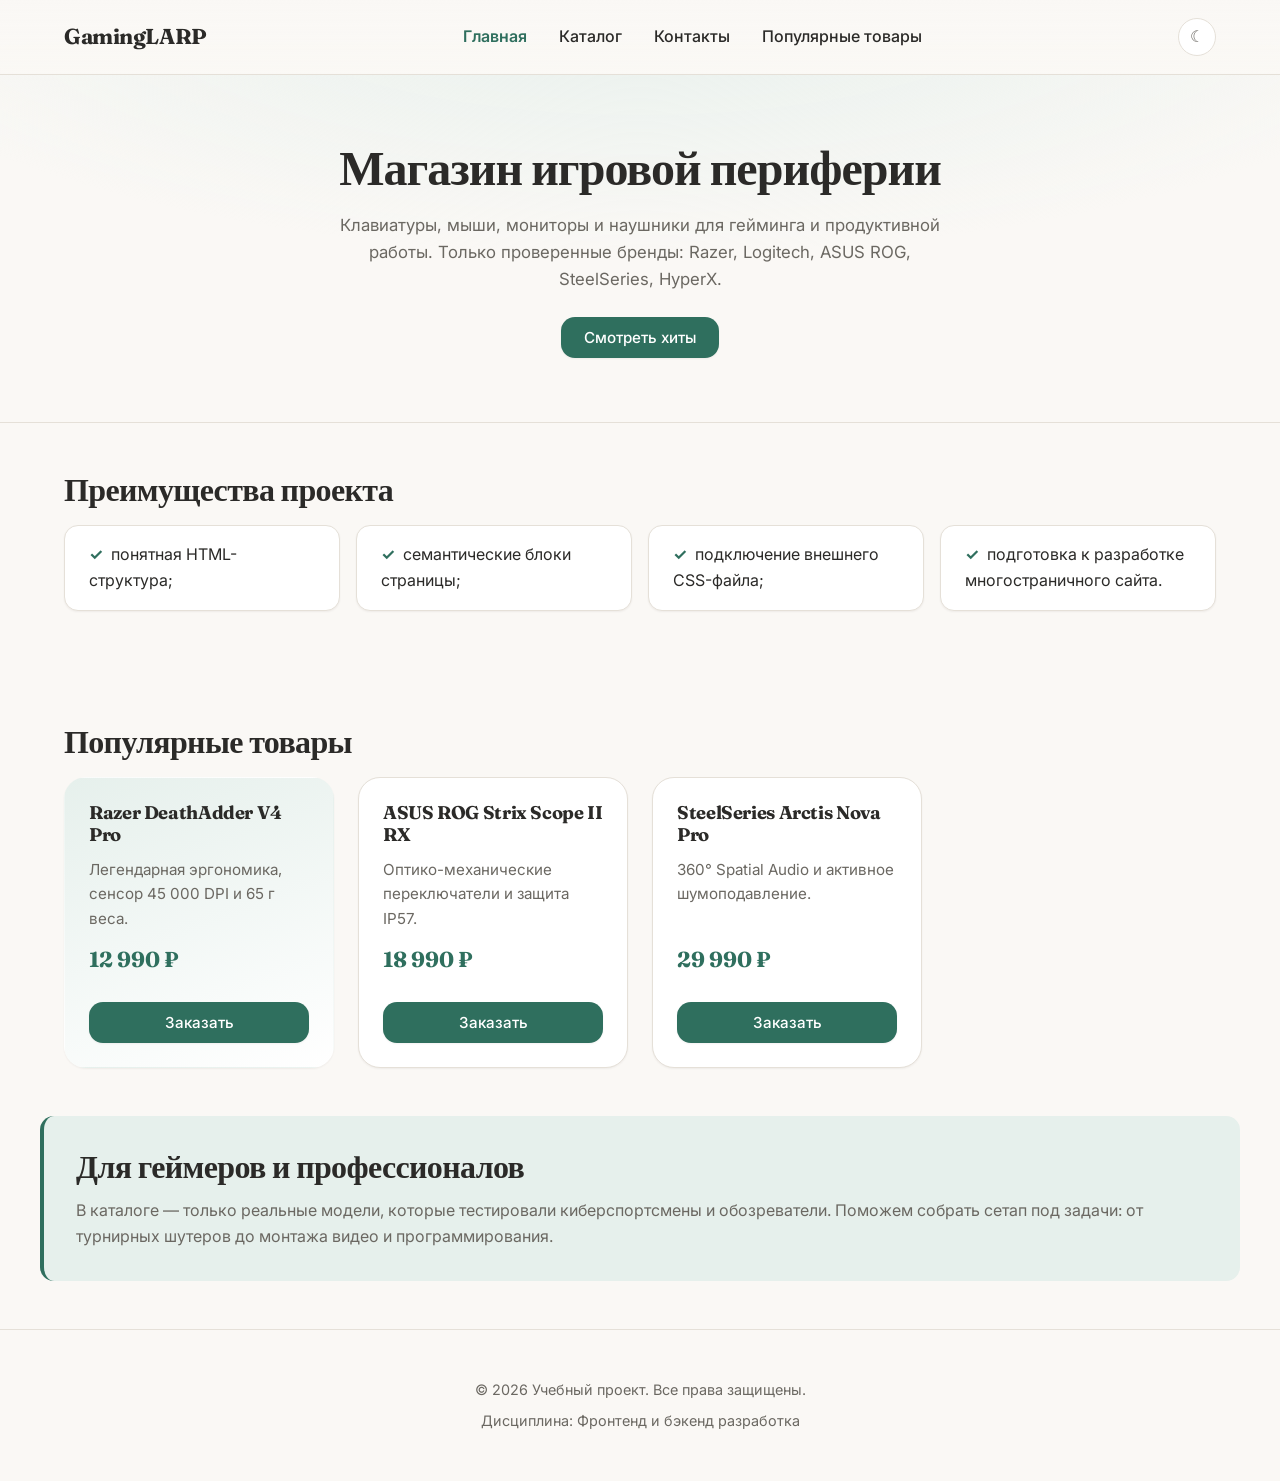
<file: index.html>
<!doctype html>
<html lang="ru">
  <head>
    <meta charset="UTF-8" />
    <meta name="viewport" content="width=device-width, initial-scale=1.0" />
    <meta
      name="description"
      content="Учебный frontend-проект интернет-магазина: каталог товаров, оформление заявки, контакты."
    />
    <meta property="og:type" content="website" />
    <meta property="og:title" content="Учебный интернет-магазин" />
    <meta
      property="og:description"
      content="Учебный frontend-проект интернет-магазина."
    />
    <meta
      property="og:image"
      content="https://25wagg3dou2.github.io/kr1-html-css-shop/images/preview.jpg"
    />

    <title>Учебный интернет-магазин</title>
    <script>
      (function () {
        try {
          var saved = localStorage.getItem("shop:theme");
          var theme =
            saved === "light" || saved === "dark"
              ? saved
              : window.matchMedia("(prefers-color-scheme: dark)").matches
                ? "dark"
                : "light";
          document.documentElement.dataset.theme = theme;
        } catch (e) {}
      })();
    </script>

    <link rel="preconnect" href="https://fonts.googleapis.com" />
    <link rel="preconnect" href="https://fonts.gstatic.com" crossorigin />
    <link
      href="https://fonts.googleapis.com/css2?family=Fraunces:opsz,wght@9..144,500;9..144,700&family=Inter:wght@400;500;600&display=swap"
      rel="stylesheet"
    />
    <link rel="stylesheet" href="css/style.css" />
    <script src="js/main.js" defer></script>
  </head>
  <body>
    <header class="site-header">
      <div class="site-header__inner">
        <a class="site-header__logo" href="index.html">GamingLARP</a>

        <nav class="site-nav" aria-label="Основная навигация">
          <ul class="site-nav__list">
            <li class="site-nav__item">
              <a
                class="site-nav__link site-nav__link--active"
                href="index.html"
                aria-current="page"
              >
                Главная
              </a>
            </li>
            <li class="site-nav__item">
              <a class="site-nav__link" href="catalog.html">Каталог</a>
            </li>
            <li class="site-nav__item">
              <a class="site-nav__link" href="contacts.html">Контакты</a>
            </li>
            <li class="site-nav__item">
              <a class="site-nav__link" href="index.html#popular">
                Популярные товары
              </a>
            </li>
          </ul>
        </nav>

     

          <button
            class="theme-toggle"
            type="button"
            data-theme-toggle
            aria-label="Переключить тему"
            aria-pressed="false"
            title="Переключить тему"
          >
            <span class="theme-toggle__icon" aria-hidden="true">☾</span>
          </button>
        </div>
      </div>
    </header>

    <main>
      <section class="hero">
        <h1>Магазин игровой периферии</h1>
        <p>
          Клавиатуры, мыши, мониторы и наушники для гейминга и продуктивной
          работы. Только проверенные бренды: Razer, Logitech, ASUS ROG,
          SteelSeries, HyperX.
        </p>
        <a class="button" href="#popular">Смотреть хиты</a>
      </section>

      <section class="section" id="advantages">
        <h2>Преимущества проекта</h2>

        <ul class="advantages-list">
          <li>понятная HTML-структура;</li>
          <li>семантические блоки страницы;</li>
          <li>подключение внешнего CSS-файла;</li>
          <li>подготовка к разработке многостраничного сайта.</li>
        </ul>
      </section>

      <section class="section" id="popular">
        <h2>Популярные товары</h2>

        <div class="products-grid">
          <!-- 1. Razer DeathAdder V4 Pro -->
          <article
            class="product-card product-card--featured"
            data-product-id="mouse-razer-da"
          >
         
            <h3 class="product-card__title">Razer DeathAdder V4 Pro</h3>
            <p class="product-card__description">
              Легендарная эргономика, сенсор 45 000 DPI и 65 г веса.
            </p>
            <p class="product-card__price">12 990 ₽</p>
            <button
              class="button product-card__button"
              type="button"
              data-product="Razer DeathAdder V4 Pro"
            >
              Заказать
            </button>
          </article>

          <!-- 2. ASUS ROG Strix Scope II RX -->
          <article class="product-card" data-product-id="keyboard-asus-rog">
         
            <h3 class="product-card__title">ASUS ROG Strix Scope II RX</h3>
            <p class="product-card__description">
              Оптико-механические переключатели и защита IP57.
            </p>
            <p class="product-card__price">18 990 ₽</p>
            <button
              class="button product-card__button"
              type="button"
              data-product="ASUS ROG Strix Scope II RX"
            >
              Заказать
            </button>
          </article>

          <!-- 3. SteelSeries Arctis Nova Pro -->
          <article class="product-card" data-product-id="headset-steelseries">
           
            <h3 class="product-card__title">SteelSeries Arctis Nova Pro</h3>
            <p class="product-card__description">
              360° Spatial Audio и активное шумоподавление.
            </p>
            <p class="product-card__price">29 990 ₽</p>
            <button
              class="button product-card__button"
              type="button"
              data-product="SteelSeries Arctis Nova Pro"
            >
              Заказать
            </button>
          </article>
        </div>
      </section>

      <aside class="aside-info">
        <h2>Для геймеров и профессионалов</h2>
        <p>
          В каталоге — только реальные модели, которые тестировали
          киберспортсмены и обозреватели. Поможем собрать сетап под задачи: от
          турнирных шутеров до монтажа видео и программирования.
        </p>
      </aside>
    </main>

    <footer id="contacts">
      <p>&copy; 2026 Учебный проект. Все права защищены.</p>
      <p>Дисциплина: Фронтенд и бэкенд разработка</p>
    </footer>

    <dialog
      class="order-dialog"
      id="order-dialog"
      aria-labelledby="order-dialog-title"
    >
      <h2 id="order-dialog-title">Оформление заявки</h2>

      <form
        class="order-form"
        id="order-form"
        action="#"
        method="post"
        novalidate
      >
        <input id="selected-product" name="selected-product" type="hidden" />

        <div class="form-field">
          <label for="order-name">Имя</label>
          <input
            id="order-name"
            name="name"
            type="text"
            placeholder="Введите ваше имя"
            minlength="2"
            autocomplete="given-name"
            required
          />
        </div>

        <div class="form-field">
          <label for="order-email">E-mail</label>
          <input
            id="order-email"
            name="email"
            type="email"
            placeholder="example@mail.ru"
            autocomplete="email"
            required
          />
        </div>

        <div class="form-field">
          <label for="order-phone">Телефон</label>
          <input
            id="order-phone"
            name="phone"
            type="tel"
            inputmode="tel"
            placeholder="+7 (900) 000-00-00"
            pattern="^\+7 \(\d{3}\) \d{3}-\d{2}-\d{2}$"
            required
          />
          <small>Формат: +7 (900) 000-00-00</small>
        </div>

        <div class="form-field">
          <label for="order-date">Дата связи</label>
          <input id="order-date" name="date" type="date" />
        </div>

        <div class="form-field">
          <label for="order-topic">Тема заявки</label>
          <select id="order-topic" name="topic" required>
            <option value="">Выберите тему</option>
            <option value="product">Заказ товара</option>
            <option value="consultation">Консультация</option>
            <option value="delivery">Доставка</option>
          </select>
        </div>

        <div class="form-field">
          <label for="order-comment">Комментарий</label>
          <textarea
            id="order-comment"
            name="comment"
            rows="4"
            placeholder="Укажите дополнительную информацию"
          ></textarea>
        </div>

        <div class="form-field form-field--checkbox">
          <label>
            <input
              id="order-agreement"
              name="agreement"
              type="checkbox"
              required
            />
            Я согласен на обработку данных
          </label>
        </div>

        <div class="form-actions">
          <button type="button" id="close-order-dialog">Закрыть</button>
          <button type="submit">Отправить заявку</button>
        </div>
      </form>
    </dialog>

    <p class="success-message" id="success-message" hidden>
      Форма успешно отправлена!
    </p>
  </body>
</html>
</file>
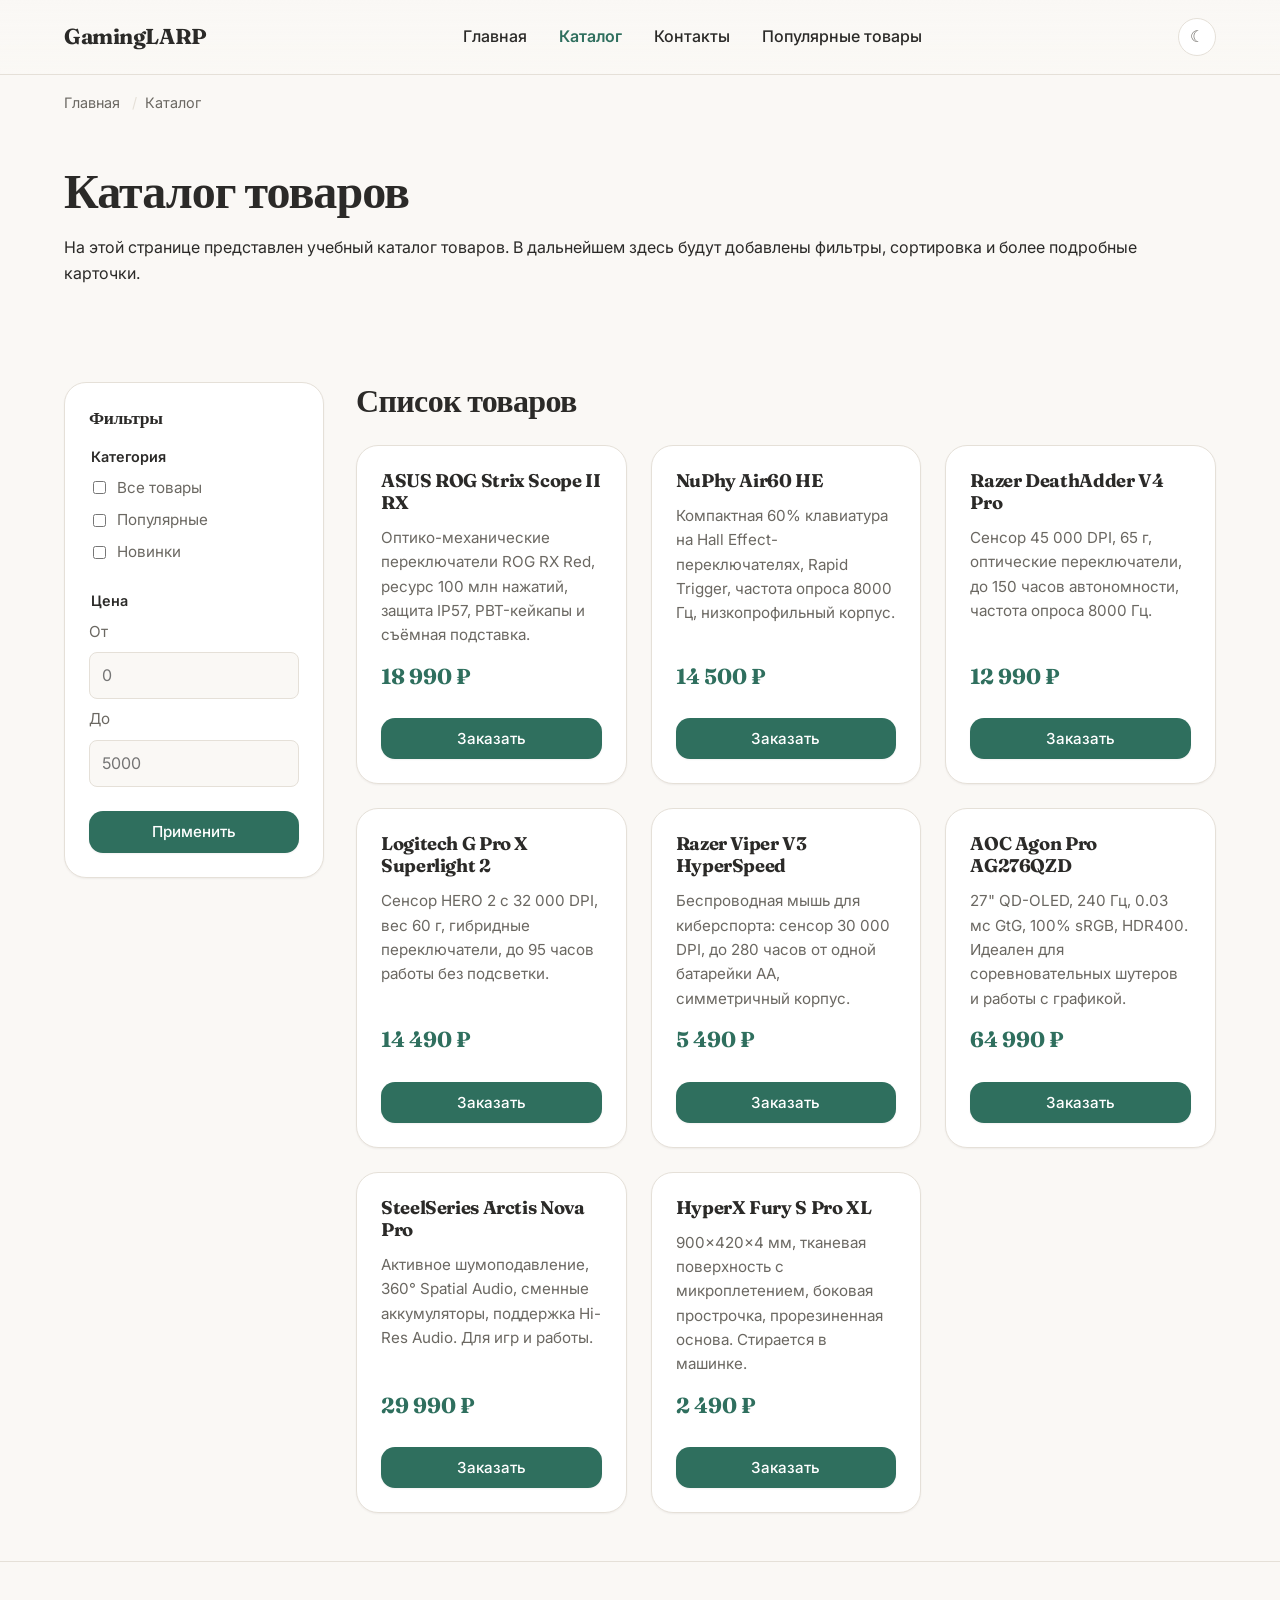
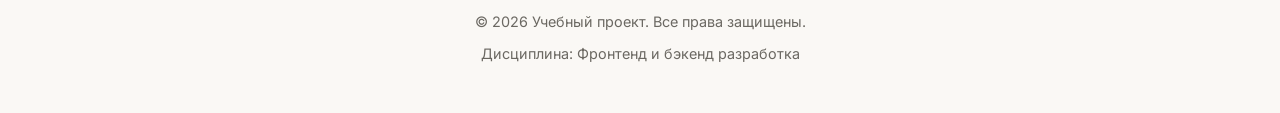
<file: catalog.html>
<!doctype html>
<html lang="ru">
  <head>
    <meta charset="UTF-8" />
    <meta name="viewport" content="width=device-width, initial-scale=1.0" />
    <meta
      name="description"
      content="Каталог товаров учебного интернет-магазина."
    />
    <meta property="og:type" content="website" />
    <meta property="og:title" content="Учебный интернет-магазин" />
    <meta
      property="og:description"
      content="Учебный frontend-проект интернет-магазина."
    />
    <meta
      property="og:image"
      content="https://25wagg3dou2.github.io/kr1-html-css-shop/images/preview.jpg"
    />

    <title>Каталог товаров — Учебный интернет-магазин</title>
    <script>
      (function () {
        try {
          var saved = localStorage.getItem("shop:theme");
          var theme =
            saved === "light" || saved === "dark"
              ? saved
              : window.matchMedia("(prefers-color-scheme: dark)").matches
                ? "dark"
                : "light";
          document.documentElement.dataset.theme = theme;
        } catch (e) {}
      })();
    </script>
    <link rel="preconnect" href="https://fonts.googleapis.com" />
    <link rel="preconnect" href="https://fonts.gstatic.com" crossorigin />
    <link
      href="https://fonts.googleapis.com/css2?family=Fraunces:opsz,wght@9..144,500;9..144,700&family=Inter:wght@400;500;600&display=swap"
      rel="stylesheet"
    />
    <link rel="stylesheet" href="css/style.css" />
    <script src="js/main.js" defer></script>
  </head>
  <body>
    <header class="site-header">
      <div class="site-header__inner">
        <a class="site-header__logo" href="index.html">GamingLARP</a>

        <nav class="site-nav" aria-label="Основная навигация">
          <ul class="site-nav__list">
            <li class="site-nav__item">
              <a class="site-nav__link" href="index.html">Главная</a>
            </li>
            <li class="site-nav__item">
              <a
                class="site-nav__link site-nav__link--active"
                href="catalog.html"
                aria-current="page"
              >
                Каталог
              </a>
            </li>
            <li class="site-nav__item">
              <a class="site-nav__link" href="contacts.html">Контакты</a>
            </li>
            <li class="site-nav__item">
              <a class="site-nav__link" href="index.html#popular">
                Популярные товары
              </a>
            </li>
          </ul>
        </nav>

        

          <button
            class="theme-toggle"
            type="button"
            data-theme-toggle
            aria-label="Переключить тему"
            aria-pressed="false"
            title="Переключить тему"
          >
            <span class="theme-toggle__icon" aria-hidden="true">☾</span>
          </button>
        </div>
      </div>
    </header>

    <main>
      <nav class="breadcrumbs" aria-label="Хлебные крошки">
        <a class="breadcrumbs__link" href="index.html">Главная</a>
        <span class="breadcrumbs__current">Каталог</span>
      </nav>

      <section class="section">
        <h1>Каталог товаров</h1>
        <p>
          На этой странице представлен учебный каталог товаров. В дальнейшем
          здесь будут добавлены фильтры, сортировка и более подробные карточки.
        </p>
      </section>

      <section class="catalog-layout">
        <aside class="catalog-filters">
          <h2>Фильтры</h2>

          <form class="filters-form" action="#" method="get">
            <fieldset>
              <legend>Категория</legend>

              <label>
                <input type="checkbox" name="category" value="all" />
                Все товары
              </label>

              <label>
                <input type="checkbox" name="category" value="popular" />
                Популярные
              </label>

              <label>
                <input type="checkbox" name="category" value="new" />
                Новинки
              </label>
            </fieldset>

            <fieldset>
              <legend>Цена</legend>

              <label for="price-from">От</label>
              <input
                id="price-from"
                name="price-from"
                type="number"
                min="0"
                placeholder="0"
              />

              <label for="price-to">До</label>
              <input
                id="price-to"
                name="price-to"
                type="number"
                min="0"
                placeholder="5000"
              />
            </fieldset>

            <button class="button" type="submit">Применить</button>
          </form>
        </aside>

        <section class="catalog-products">
          <h2>Список товаров</h2>

          <div class="products-grid">
            <!-- 1. ASUS ROG Strix Scope II RX -->
            <article class="product-card" data-product-id="keyboard-asus-rog">
          
              <h3 class="product-card__title">ASUS ROG Strix Scope II RX</h3>
              <p class="product-card__description">
                Оптико-механические переключатели ROG RX Red, ресурс 100 млн
                нажатий, защита IP57, PBT-кейкапы и съёмная подставка.
              </p>
              <p class="product-card__price">18 990 ₽</p>
              <button
                class="button product-card__button"
                type="button"
                data-product="ASUS ROG Strix Scope II RX"
              >
                Заказать
              </button>
            </article>

            <!-- 2. NuPhy Air60 HE -->
            <article class="product-card" data-product-id="keyboard-nuphy">
              <h3 class="product-card__title">NuPhy Air60 HE</h3>
              <p class="product-card__description">
                Компактная 60% клавиатура на Hall Effect-переключателях, Rapid
                Trigger, частота опроса 8000 Гц, низкопрофильный корпус.
              </p>
              <p class="product-card__price">14 500 ₽</p>
              <button
                class="button product-card__button"
                type="button"
                data-product="NuPhy Air60 HE"
              >
                Заказать
              </button>
            </article>

            <!-- 3. Razer DeathAdder V4 Pro -->
            <article class="product-card" data-product-id="mouse-razer-da">
             
              <h3 class="product-card__title">Razer DeathAdder V4 Pro</h3>
              <p class="product-card__description">
                Сенсор 45 000 DPI, 65 г, оптические переключатели, до 150 часов
                автономности, частота опроса 8000 Гц.
              </p>
              <p class="product-card__price">12 990 ₽</p>
              <button
                class="button product-card__button"
                type="button"
                data-product="Razer DeathAdder V4 Pro"
              >
                Заказать
              </button>
            </article>

            <!-- 4. Logitech G Pro X Superlight 2 -->
            <article class="product-card" data-product-id="mouse-logitech-gpro">
           
              <h3 class="product-card__title">Logitech G Pro X Superlight 2</h3>
              <p class="product-card__description">
                Сенсор HERO 2 с 32 000 DPI, вес 60 г, гибридные переключатели,
                до 95 часов работы без подсветки.
              </p>
              <p class="product-card__price">14 490 ₽</p>
              <button
                class="button product-card__button"
                type="button"
                data-product="Logitech G Pro X Superlight 2"
              >
                Заказать
              </button>
            </article>

            <!-- 5. Razer Viper V3 HyperSpeed -->
            <article class="product-card" data-product-id="mouse-razer-viper">
             
              <h3 class="product-card__title">Razer Viper V3 HyperSpeed</h3>
              <p class="product-card__description">
                Беспроводная мышь для киберспорта: сенсор 30 000 DPI, до 280
                часов от одной батарейки AA, симметричный корпус.
              </p>
              <p class="product-card__price">5 490 ₽</p>
              <button
                class="button product-card__button"
                type="button"
                data-product="Razer Viper V3 HyperSpeed"
              >
                Заказать
              </button>
            </article>

            <!-- 6. AOC Agon Pro AG276QZD -->
            <article class="product-card" data-product-id="monitor-aoc-agon">
              
              <h3 class="product-card__title">AOC Agon Pro AG276QZD</h3>
              <p class="product-card__description">
                27" QD-OLED, 240 Гц, 0.03 мс GtG, 100% sRGB, HDR400. Идеален для
                соревновательных шутеров и работы с графикой.
              </p>
              <p class="product-card__price">64 990 ₽</p>
              <button
                class="button product-card__button"
                type="button"
                data-product="AOC Agon Pro AG276QZD"
              >
                Заказать
              </button>
            </article>

            <!-- 7. SteelSeries Arctis Nova Pro -->
            <article class="product-card" data-product-id="headset-steelseries">
             
              <h3 class="product-card__title">SteelSeries Arctis Nova Pro</h3>
              <p class="product-card__description">
                Активное шумоподавление, 360° Spatial Audio, сменные
                аккумуляторы, поддержка Hi-Res Audio. Для игр и работы.
              </p>
              <p class="product-card__price">29 990 ₽</p>
              <button
                class="button product-card__button"
                type="button"
                data-product="SteelSeries Arctis Nova Pro"
              >
                Заказать
              </button>
            </article>

            <!-- 8. HyperX Fury S Pro Extra Large -->
            <article class="product-card" data-product-id="mousepad-hyperx">
              
              <h3 class="product-card__title">HyperX Fury S Pro XL</h3>
              <p class="product-card__description">
                900×420×4 мм, тканевая поверхность с микроплетением, боковая
                прострочка, прорезиненная основа. Стирается в машинке.
              </p>
              <p class="product-card__price">2 490 ₽</p>
              <button
                class="button product-card__button"
                type="button"
                data-product="HyperX Fury S Pro Extra Large"
              >
                Заказать
              </button>
            </article>
          </div>
        </section>
      </section>
    </main>

    <footer>
      <p>&copy; 2026 Учебный проект. Все права защищены.</p>
      <p>Дисциплина: Фронтенд и бэкенд разработка</p>
    </footer>

    <dialog
      class="order-dialog"
      id="order-dialog"
      aria-labelledby="order-dialog-title"
    >
      <h2 id="order-dialog-title">Оформление заявки</h2>

      <form
        class="order-form"
        id="order-form"
        action="#"
        method="post"
        novalidate
      >
        <input id="selected-product" name="selected-product" type="hidden" />

        <div class="form-field">
          <label for="order-name">Имя</label>
          <input
            id="order-name"
            name="name"
            type="text"
            placeholder="Введите ваше имя"
            minlength="2"
            autocomplete="given-name"
            required
          />
        </div>

        <div class="form-field">
          <label for="order-email">E-mail</label>
          <input
            id="order-email"
            name="email"
            type="email"
            placeholder="example@mail.ru"
            autocomplete="email"
            required
          />
        </div>

        <div class="form-field">
          <label for="order-phone">Телефон</label>
          <input
            id="order-phone"
            name="phone"
            type="tel"
            inputmode="tel"
            placeholder="+7 (900) 000-00-00"
            pattern="^\+7 \(\d{3}\) \d{3}-\d{2}-\d{2}$"
            required
          />
          <small>Формат: +7 (900) 000-00-00</small>
        </div>

        <div class="form-field">
          <label for="order-date">Дата связи</label>
          <input id="order-date" name="date" type="date" />
        </div>

        <div class="form-field">
          <label for="order-topic">Тема заявки</label>
          <select id="order-topic" name="topic" required>
            <option value="">Выберите тему</option>
            <option value="product">Заказ товара</option>
            <option value="consultation">Консультация</option>
            <option value="delivery">Доставка</option>
          </select>
        </div>

        <div class="form-field">
          <label for="order-comment">Комментарий</label>
          <textarea
            id="order-comment"
            name="comment"
            rows="4"
            placeholder="Укажите дополнительную информацию"
          ></textarea>
        </div>

        <div class="form-field form-field--checkbox">
          <label>
            <input
              id="order-agreement"
              name="agreement"
              type="checkbox"
              required
            />
            Я согласен на обработку данных
          </label>
        </div>

        <div class="form-actions">
          <button type="button" id="close-order-dialog">Закрыть</button>
          <button type="submit">Отправить заявку</button>
        </div>
      </form>
    </dialog>

    <p class="success-message" id="success-message" hidden>
      Форма успешно отправлена!
    </p>
  </body>
</html>
</file>
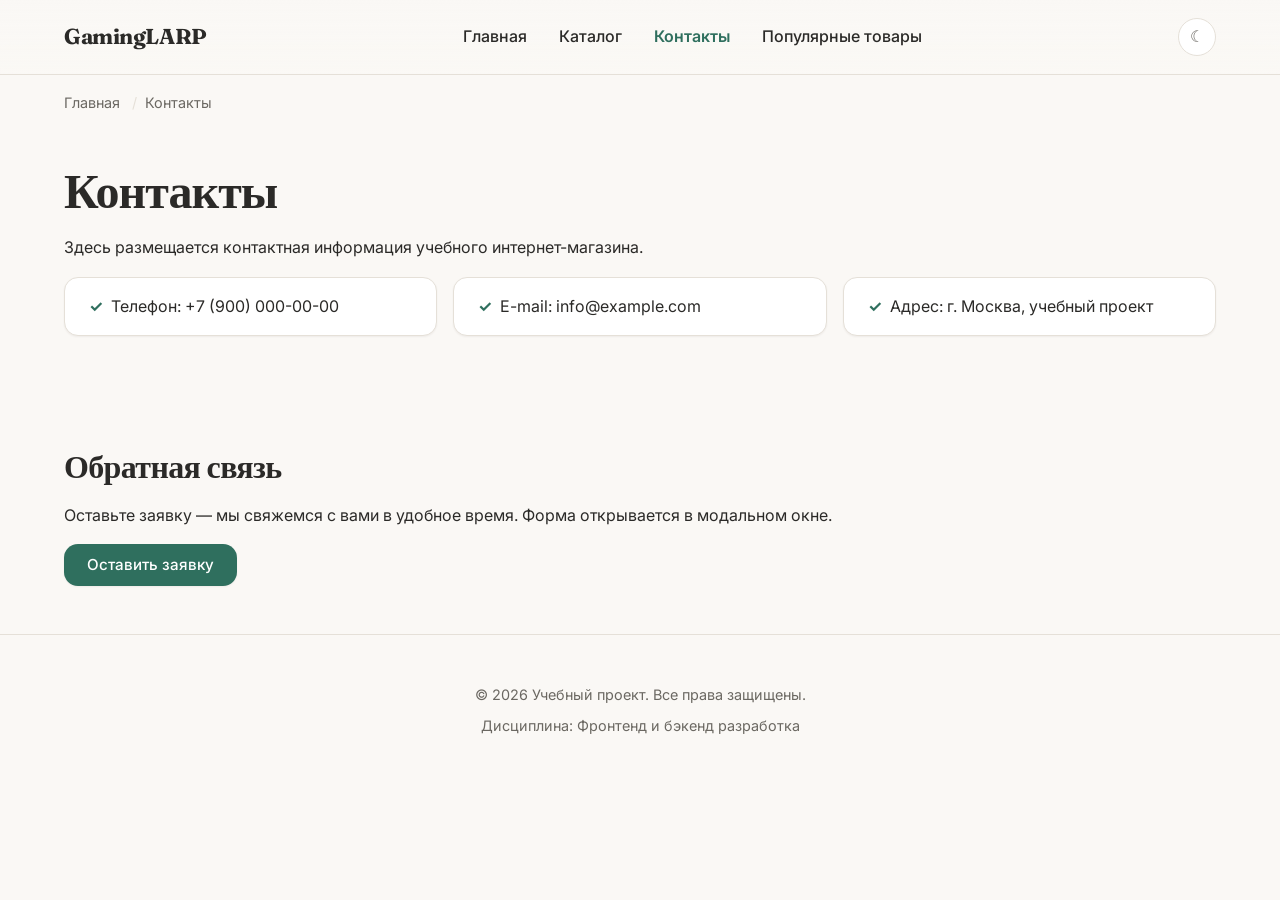
<file: contacts.html>
<!doctype html>
<html lang="ru">
  <head>
    <meta charset="UTF-8" />
    <meta name="viewport" content="width=device-width, initial-scale=1.0" />
    <meta
      name="description"
      content="Контактная информация учебного интернет-магазина."
    />
    <meta property="og:type" content="website" />
    <meta property="og:title" content="Учебный интернет-магазин" />
    <meta
      property="og:description"
      content="Учебный frontend-проект интернет-магазина."
    />
    <meta
      property="og:image"
      content="https://25wagg3dou2.github.io/kr1-html-css-shop/images/preview.jpg"
    />

    <title>Контакты — Учебный интернет-магазин</title>
    <script>
      (function () {
        try {
          var saved = localStorage.getItem("shop:theme");
          var theme =
            saved === "light" || saved === "dark"
              ? saved
              : window.matchMedia("(prefers-color-scheme: dark)").matches
                ? "dark"
                : "light";
          document.documentElement.dataset.theme = theme;
        } catch (e) {}
      })();
    </script>

    <link rel="preconnect" href="https://fonts.googleapis.com" />
    <link rel="preconnect" href="https://fonts.gstatic.com" crossorigin />
    <link
      href="https://fonts.googleapis.com/css2?family=Fraunces:opsz,wght@9..144,500;9..144,700&family=Inter:wght@400;500;600&display=swap"
      rel="stylesheet"
    />
    <link rel="stylesheet" href="css/style.css" />
    <script src="js/main.js" defer></script>
  </head>
  <body>
    <header class="site-header">
      <div class="site-header__inner">
        <a class="site-header__logo" href="index.html">GamingLARP</a>

        <nav class="site-nav" aria-label="Основная навигация">
          <ul class="site-nav__list">
            <li class="site-nav__item">
              <a class="site-nav__link" href="index.html">Главная</a>
            </li>
            <li class="site-nav__item">
              <a class="site-nav__link" href="catalog.html">Каталог</a>
            </li>
            <li class="site-nav__item">
              <a
                class="site-nav__link site-nav__link--active"
                href="contacts.html"
                aria-current="page"
              >
                Контакты
              </a>
            </li>
            <li class="site-nav__item">
              <a class="site-nav__link" href="index.html#popular">
                Популярные товары
              </a>
            </li>
          </ul>
        </nav>

        

          <button
            class="theme-toggle"
            type="button"
            data-theme-toggle
            aria-label="Переключить тему"
            aria-pressed="false"
            title="Переключить тему"
          >
            <span class="theme-toggle__icon" aria-hidden="true">☾</span>
          </button>
        </div>
      </div>
    </header>

    <main>
      <nav class="breadcrumbs" aria-label="Хлебные крошки">
        <a class="breadcrumbs__link" href="index.html">Главная</a>
        <span class="breadcrumbs__current">Контакты</span>
      </nav>

      <section class="section">
        <h1>Контакты</h1>
        <p>
          Здесь размещается контактная информация учебного интернет-магазина.
        </p>

        <ul class="advantages-list">
          <li>Телефон: +7 (900) 000-00-00</li>
          <li>E-mail: info@example.com</li>
          <li>Адрес: г. Москва, учебный проект</li>
        </ul>
      </section>

      <section class="section" id="feedback">
        <h2>Обратная связь</h2>
        <p>
          Оставьте заявку — мы свяжемся с вами в удобное время. Форма
          открывается в модальном окне.
        </p>
        <button class="button" type="button" id="open-order-dialog">
          Оставить заявку
        </button>
      </section>
    </main>

    <footer id="contacts-footer">
      <p>&copy; 2026 Учебный проект. Все права защищены.</p>
      <p>Дисциплина: Фронтенд и бэкенд разработка</p>
    </footer>

    <dialog
      class="order-dialog"
      id="order-dialog"
      aria-labelledby="order-dialog-title"
    >
      <h2 id="order-dialog-title">Оформление заявки</h2>

      <form
        class="order-form"
        id="order-form"
        action="#"
        method="post"
        novalidate
      >
        <input id="selected-product" name="selected-product" type="hidden" />

        <div class="form-field">
          <label for="order-name">Имя</label>
          <input
            id="order-name"
            name="name"
            type="text"
            placeholder="Введите ваше имя"
            minlength="2"
            autocomplete="given-name"
            required
          />
        </div>

        <div class="form-field">
          <label for="order-email">E-mail</label>
          <input
            id="order-email"
            name="email"
            type="email"
            placeholder="example@mail.ru"
            autocomplete="email"
            required
          />
        </div>

        <div class="form-field">
          <label for="order-phone">Телефон</label>
          <input
            id="order-phone"
            name="phone"
            type="tel"
            inputmode="tel"
            placeholder="+7 (900) 000-00-00"
            pattern="^\+7 \(\d{3}\) \d{3}-\d{2}-\d{2}$"
            required
          />
          <small>Формат: +7 (900) 000-00-00</small>
        </div>

        <div class="form-field">
          <label for="order-date">Дата связи</label>
          <input id="order-date" name="date" type="date" />
        </div>

        <div class="form-field">
          <label for="order-topic">Тема заявки</label>
          <select id="order-topic" name="topic" required>
            <option value="">Выберите тему</option>
            <option value="product">Заказ товара</option>
            <option value="consultation">Консультация</option>
            <option value="delivery">Доставка</option>
          </select>
        </div>

        <div class="form-field">
          <label for="order-comment">Комментарий</label>
          <textarea
            id="order-comment"
            name="comment"
            rows="4"
            placeholder="Укажите дополнительную информацию"
          ></textarea>
        </div>

        <div class="form-field form-field--checkbox">
          <label>
            <input
              id="order-agreement"
              name="agreement"
              type="checkbox"
              required
            />
            Я согласен на обработку данных
          </label>
        </div>

        <div class="form-actions">
          <button type="button" id="close-order-dialog">Закрыть</button>
          <button type="submit">Отправить заявку</button>
        </div>
      </form>
    </dialog>

    <p class="success-message" id="success-message" hidden>
      Форма успешно отправлена!
    </p>
  </body>
</html>
</file>
<file: css/style.css>
/* =========================================================
   Учебный интернет-магазин — стили
   Архитектура: переменные → база → компоненты → страницы
   ========================================================= */

/* ---------- Переменные ---------- */
:root {
  /* Цвета */
  --color-bg: #faf8f5;
  --color-surface: #ffffff;
  --color-text: #2b2a28;
  --color-muted: #6b6862;
  --color-border: #e5e0d8;

  --color-primary: #2f6f5e;
  --color-primary-dark: #245448;
  --color-primary-soft: #e6f0ec;

  --color-accent: #c86b3c;
  --color-accent-soft: #fbe8dd;

  --color-danger: #b5473b;
  --color-danger-soft: #f7e1de;

  /* Радиусы */
  --radius-sm: 8px;
  --radius-md: 14px;
  --radius-lg: 22px;
  --radius-pill: 999px;

  /* Тени */
  --shadow-sm: 0 1px 2px rgba(43, 42, 40, 0.06);
  --shadow-md: 0 6px 20px rgba(43, 42, 40, 0.08);
  --shadow-lg: 0 14px 40px rgba(43, 42, 40, 0.12);

  /* Отступы */
  --space-1: 4px;
  --space-2: 8px;
  --space-3: 12px;
  --space-4: 16px;
  --space-5: 24px;
  --space-6: 32px;
  --space-7: 48px;
  --space-8: 64px;

  /* Шрифты */
  --font-sans: "Inter", "Segoe UI", system-ui, -apple-system, sans-serif;
  --font-display: "Fraunces", "Georgia", serif;

  /* Контейнер */
  --container: 1200px;
}

/* Тёмная тема (опционально, включается атрибутом data-theme="dark") */
/* ---------- Тёмная тема ---------- */
:root[data-theme="dark"] {
  /* Базовые цвета */
  --color-bg: #16181a;
  --color-surface: #1f2226;
  --color-text: #e7e5e0;
  --color-muted: #9a978f;
  --color-border: #2c3034;

  /* Акценты */
  --color-primary: #74c7a8;
  --color-primary-dark: #9adfc4;
  --color-primary-soft: #1e2c27;

  --color-accent: #e69a6b;
  --color-accent-soft: #3a281d;

  --color-danger: #e67a6d;
  --color-danger-soft: #3a211f;

  /* Тени становятся более выраженными, чтобы элементы не «слипались» */
  --shadow-sm: 0 1px 2px rgba(0, 0, 0, 0.5);
  --shadow-md: 0 6px 20px rgba(0, 0, 0, 0.55);
  --shadow-lg: 0 14px 40px rgba(0, 0, 0, 0.65);
}

/* ---------- База ---------- */
*,
*::before,
*::after {
  box-sizing: border-box;
}

html {
  scroll-behavior: smooth;
}

body {
  margin: 0;
  font-family: var(--font-sans);
  font-size: 16px;
  line-height: 1.6;
  background: var(--color-bg);
  color: var(--color-text);
  -webkit-font-smoothing: antialiased;
  text-rendering: optimizeLegibility;
}

img {
  max-width: 100%;
  display: block;
}

a {
  color: var(--color-primary);
  text-decoration: none;
}
a:hover {
  color: var(--color-primary-dark);
}

h1,
h2,
h3,
h4 {
  font-family: var(--font-display);
  font-weight: 700;
  line-height: 1.2;
  letter-spacing: -0.02em;
  margin: 0 0 var(--space-4);
  color: var(--color-text);
}

h1 {
  font-size: clamp(2rem, 4vw, 3rem);
}
h2 {
  font-size: clamp(1.5rem, 2.5vw, 2rem);
}
h3 {
  font-size: 1.25rem;
}

p {
  margin: 0 0 var(--space-4);
}

ul,
ol {
  padding-left: var(--space-5);
}

/* Видимый фокус — доступность */
:focus-visible {
  outline: 3px solid var(--color-primary-soft);
  outline-offset: 2px;
  border-radius: var(--radius-sm);
}

/* ---------- Контейнеры ---------- */
.section {
  max-width: var(--container);
  margin: 0 auto;
  padding: var(--space-7) var(--space-5);
}

/* ---------- Кнопки ---------- */
.button {
  display: inline-flex;
  align-items: center;
  justify-content: center;
  gap: var(--space-2);
  padding: 12px 22px;
  font: inherit;
  font-weight: 500;
  font-size: 0.95rem;
  line-height: 1;
  color: #fff;
  background: var(--color-primary);
  border: 1px solid transparent;
  border-radius: var(--radius-md);
  cursor: pointer;
  text-decoration: none;
  box-shadow: var(--shadow-sm);
  transition:
    background 0.2s ease,
    transform 0.15s ease,
    box-shadow 0.2s ease,
    color 0.2s ease,
    border-color 0.2s ease;
}
.button:hover {
  background: var(--color-primary-dark);
  color: #fff;
  transform: translateY(-1px);
  box-shadow: var(--shadow-md);
}
.button:active {
  transform: translateY(0);
}
.button:disabled,
.button[aria-disabled="true"] {
  opacity: 0.5;
  cursor: not-allowed;
  transform: none;
}

.button--accent {
  background: var(--color-accent);
}
.button--accent:hover {
  background: #a9552c;
}

.button--ghost {
  background: transparent;
  color: var(--color-primary);
  border-color: var(--color-border);
  box-shadow: none;
}
.button--ghost:hover {
  background: var(--color-primary-soft);
  color: var(--color-primary-dark);
  border-color: transparent;
}

.button--block {
  width: 100%;
}

/* ---------- Шапка ---------- */
.site-header {
  position: sticky;
  top: 0;
  z-index: 50;
  background: var(--color-bg);
  background: linear-gradient(
    to bottom,
    var(--color-bg) 0%,
    color-mix(in srgb, var(--color-bg) 88%, transparent) 100%
  );
  backdrop-filter: saturate(180%) blur(12px);
  -webkit-backdrop-filter: saturate(180%) blur(12px);
  border-bottom: 1px solid var(--color-border);
}

.site-header__inner {
  max-width: var(--container);
  margin: 0 auto;
  padding: var(--space-4) var(--space-5);
  display: flex;
  align-items: center;
  justify-content: space-between;
  gap: var(--space-5);
}

.site-header__logo {
  font-family: var(--font-display);
  font-weight: 700;
  font-size: 1.35rem;
  color: var(--color-text);
  letter-spacing: -0.02em;
}
.site-header__logo:hover {
  color: var(--color-primary);
}

.site-nav__list {
  list-style: none;
  margin: 0;
  padding: 0;
  display: flex;
  align-items: center;
  gap: var(--space-1);
}

.site-nav__link {
  display: inline-block;
  padding: 8px 14px;
  border-radius: var(--radius-sm);
  color: var(--color-text);
  font-weight: 500;
  transition:
    background 0.2s,
    color 0.2s;
}
.site-nav__link:hover {
  background: var(--color-primary-soft);
  color: var(--color-primary-dark);
}
.site-nav__link--active {
  color: var(--color-primary);
  font-weight: 600;
}

/* ---------- Хлебные крошки ---------- */
.breadcrumbs {
  max-width: var(--container);
  margin: 0 auto;
  padding: var(--space-4) var(--space-5) 0;
  font-size: 0.9rem;
  color: var(--color-muted);
}
.breadcrumbs__link {
  color: var(--color-muted);
  text-decoration: none;
}
.breadcrumbs__link:hover {
  color: var(--color-primary);
}
.breadcrumbs__current::before {
  content: "/";
  margin: 0 var(--space-2);
  color: var(--color-border);
}

/* ---------- Hero ---------- */
.hero {
  padding: var(--space-8) var(--space-5);
  text-align: center;
  background:
    radial-gradient(
      1200px 400px at 50% -100px,
      var(--color-primary-soft),
      transparent 70%
    ),
    var(--color-bg);
  border-bottom: 1px solid var(--color-border);
}
.hero h1 {
  margin-bottom: var(--space-4);
}
.hero p {
  max-width: 620px;
  margin: 0 auto var(--space-5);
  color: var(--color-muted);
  font-size: 1.05rem;
}

/* ---------- Списки преимуществ ---------- */
.advantages-list {
  list-style: none;
  padding: 0;
  display: grid;
  grid-template-columns: repeat(auto-fit, minmax(240px, 1fr));
  gap: var(--space-4);
}
.advantages-list li {
  padding: var(--space-4) var(--space-5);
  background: var(--color-surface);
  border: 1px solid var(--color-border);
  border-radius: var(--radius-md);
  box-shadow: var(--shadow-sm);
}
.advantages-list li::before {
  content: "✓";
  color: var(--color-primary);
  font-weight: 700;
  margin-right: var(--space-2);
}

/* ---------- Каталог ---------- */
.catalog-layout {
  max-width: var(--container);
  margin: 0 auto;
  padding: var(--space-6) var(--space-5) var(--space-7);
  display: grid;
  grid-template-columns: 260px 1fr;
  gap: var(--space-6);
  align-items: start;
}

.catalog-filters {
  position: sticky;
  top: 90px;
  padding: var(--space-5);
  background: var(--color-surface);
  border: 1px solid var(--color-border);
  border-radius: var(--radius-lg);
  box-shadow: var(--shadow-sm);
}
.catalog-filters h2 {
  font-size: 1.1rem;
  margin-bottom: var(--space-4);
}

.filters-form {
  display: grid;
  gap: var(--space-5);
}
.filters-form fieldset {
  border: none;
  padding: 0;
  margin: 0;
  display: grid;
  gap: var(--space-2);
}
.filters-form legend {
  font-weight: 600;
  font-size: 0.9rem;
  margin-bottom: var(--space-2);
  color: var(--color-text);
}
.filters-form label {
  display: flex;
  align-items: center;
  gap: var(--space-2);
  font-size: 0.95rem;
  color: var(--color-muted);
  cursor: pointer;
}
.filters-form label:hover {
  color: var(--color-text);
}

.filters-form input[type="number"],
.filters-form input[type="text"],
.filters-form input[type="email"],
.filters-form input[type="tel"],
.filters-form input[type="date"],
.filters-form select,
.filters-form textarea {
  width: 100%;
  padding: 10px 12px;
  font: inherit;
  color: var(--color-text);
  background: var(--color-bg);
  border: 1px solid var(--color-border);
  border-radius: var(--radius-sm);
  transition:
    border-color 0.2s,
    box-shadow 0.2s,
    background 0.2s;
}
.filters-form input:focus,
.filters-form select:focus,
.filters-form textarea:focus {
  outline: none;
  border-color: var(--color-primary);
  box-shadow: 0 0 0 3px var(--color-primary-soft);
  background: var(--color-surface);
}

.catalog-products h2 {
  margin-bottom: var(--space-5);
}

/* ---------- Сетка товаров ---------- */
.products-grid {
  display: grid;
  grid-template-columns: repeat(auto-fill, minmax(240px, 1fr));
  gap: var(--space-5);
}

/* ---------- Карточка товара ---------- */
.product-card {
  position: relative;
  display: flex;
  flex-direction: column;
  gap: var(--space-3);
  padding: var(--space-5);
  background: var(--color-surface);
  border: 1px solid var(--color-border);
  border-radius: var(--radius-lg);
  box-shadow: var(--shadow-sm);
  transition:
    transform 0.2s ease,
    box-shadow 0.2s ease,
    border-color 0.2s ease;
}
.product-card:hover {
  transform: translateY(-4px);
  box-shadow: var(--shadow-lg);
  border-color: transparent;
}
.product-card__title {
  margin: 0;
  font-size: 1.15rem;
}
.product-card__description {
  margin: 0;
  color: var(--color-muted);
  font-size: 0.95rem;
}
.product-card__price {
  margin: auto 0 0;
  font-family: var(--font-display);
  font-size: 1.35rem;
  font-weight: 700;
  color: var(--color-primary);
}
.product-card__button {
  margin-top: var(--space-3);
}

.product-card--featured {
  background: linear-gradient(
    160deg,
    var(--color-primary-soft),
    var(--color-surface)
  );
  border-color: transparent;
}

/* ---------- Информационный блок ---------- */
.aside-info {
  max-width: var(--container);
  margin: 0 auto var(--space-7);
  padding: var(--space-6);
  background: var(--color-primary-soft);
  border-left: 4px solid var(--color-primary);
  border-radius: var(--radius-md);
}
.aside-info h2 {
  margin-bottom: var(--space-3);
}
.aside-info p {
  margin: 0;
  color: var(--color-muted);
}

/* ---------- Модальное окно ---------- */
.order-dialog {
  border: none;
  border-radius: var(--radius-lg);
  padding: 0;
  max-width: 500px;
  width: calc(100% - 32px);
  background: var(--color-surface);
  color: var(--color-text);
  box-shadow: var(--shadow-lg);
}
.order-dialog::backdrop {
  background: rgba(0, 0, 0, 0.55);
  backdrop-filter: blur(4px);
}
.order-dialog form,
.order-dialog > h2,
.order-dialog > .order-form {
  padding: 0;
}

.order-dialog[open] {
  animation: dialog-in 0.25s ease;
}
@keyframes dialog-in {
  from {
    opacity: 0;
    transform: translateY(12px) scale(0.98);
  }
  to {
    opacity: 1;
    transform: none;
  }
}

.order-form {
  display: grid;
  gap: var(--space-4);
  padding: var(--space-6);
}
.order-form h2,
#order-dialog-title {
  margin: 0 0 var(--space-4);
  padding: var(--space-6) var(--space-6) 0;
}

.form-field {
  display: grid;
  gap: var(--space-2);
}
.form-field label {
  font-weight: 500;
  font-size: 0.9rem;
  color: var(--color-text);
}
.form-field small {
  color: var(--color-muted);
  font-size: 0.8rem;
}

.form-field input,
.form-field select,
.form-field textarea {
  width: 100%;
  padding: 10px 12px;
  font: inherit;
  color: var(--color-text);
  background: var(--color-bg);
  border: 1px solid var(--color-border);
  border-radius: var(--radius-sm);
  transition:
    border-color 0.2s,
    box-shadow 0.2s,
    background 0.2s;
}
.form-field input:focus,
.form-field select:focus,
.form-field textarea:focus {
  outline: none;
  border-color: var(--color-primary);
  box-shadow: 0 0 0 3px var(--color-primary-soft);
  background: var(--color-surface);
}
.form-field input[aria-invalid="true"],
.form-field select[aria-invalid="true"],
.form-field textarea[aria-invalid="true"] {
  border-color: var(--color-danger);
  background: var(--color-danger-soft);
}

.form-field--checkbox {
  display: block;
  font-size: 0.9rem;
  color: var(--color-muted);
}
.form-field--checkbox label {
  display: flex;
  align-items: flex-start;
  gap: var(--space-2);
  cursor: pointer;
}
.form-field--checkbox input {
  width: auto;
  margin-top: 3px;
}

.form-actions {
  display: flex;
  justify-content: flex-end;
  gap: var(--space-3);
  padding-top: var(--space-3);
  border-top: 1px solid var(--color-border);
}
.form-actions button {
  padding: 11px 20px;
  font: inherit;
  font-weight: 500;
  border-radius: var(--radius-md);
  cursor: pointer;
  border: 1px solid var(--color-border);
  background: var(--color-surface);
  color: var(--color-text);
  transition:
    background 0.2s,
    color 0.2s,
    border-color 0.2s,
    transform 0.15s;
}
.form-actions button:hover {
  background: var(--color-bg);
  border-color: var(--color-muted);
}
.form-actions button[type="submit"] {
  background: var(--color-primary);
  color: #fff;
  border-color: transparent;
}
.form-actions button[type="submit"]:hover {
  background: var(--color-primary-dark);
  transform: translateY(-1px);
}

/* Сообщение об успехе */
.success-message {
  position: fixed;
  bottom: var(--space-5);
  left: 50%;
  transform: translateX(-50%);
  padding: var(--space-4) var(--space-6);
  background: var(--color-primary);
  color: #fff;
  border-radius: var(--radius-pill);
  box-shadow: var(--shadow-lg);
  font-weight: 500;
  z-index: 100;
  animation: toast-in 0.25s ease;
}
@keyframes toast-in {
  from {
    opacity: 0;
    transform: translate(-50%, 20px);
  }
  to {
    opacity: 1;
    transform: translate(-50%, 0);
  }
}

/* ---------- Подвал ---------- */
footer {
  padding: var(--space-7) var(--space-5);
  text-align: center;
  color: var(--color-muted);
  font-size: 0.9rem;
  border-top: 1px solid var(--color-border);
  background: var(--color-bg);
}
footer p {
  margin: 0 0 var(--space-2);
}
footer p:last-child {
  margin-bottom: 0;
}

/* ---------- Адаптив ---------- */
@media (max-width: 900px) {
  .catalog-layout {
    grid-template-columns: 1fr;
  }
  .catalog-filters {
    position: static;
  }
}

@media (max-width: 640px) {
  .site-header__inner {
    flex-direction: column;
    align-items: stretch;
    gap: var(--space-3);
  }
  .site-nav__list {
    flex-wrap: wrap;
    justify-content: center;
  }
  .site-header__actions {
    justify-content: center;
  }
  .section {
    padding: var(--space-6) var(--space-4);
  }
  .hero {
    padding: var(--space-7) var(--space-4);
  }
}

/* ---------- Переключатель темы ---------- */
.theme-toggle {
  display: inline-grid;
  place-items: center;
  width: 38px;
  height: 38px;
  padding: 0;
  font-size: 1rem;
  line-height: 1;
  color: var(--color-muted);
  background: var(--color-surface);
  border: 1px solid var(--color-border);
  border-radius: var(--radius-pill);
  cursor: pointer;
  transition:
    background 0.2s,
    color 0.2s,
    border-color 0.2s,
    transform 0.15s;
}
.theme-toggle:hover {
  color: var(--color-primary);
  border-color: var(--color-primary);
  transform: translateY(-1px);
}
.theme-toggle:active {
  transform: translateY(0);
}
.theme-toggle__icon {
  display: block;
}

/* Плавный переход при смене темы */
html {
  color-scheme: light;
}
html[data-theme="dark"] {
  color-scheme: dark;
}
body,
.site-header,
.product-card,
.catalog-filters,
.aside-info,
.button,
.form-field input,
.form-field select,
.form-field textarea,
.favorites-link,
.theme-toggle,
.order-dialog {
  transition:
    background-color 0.25s ease,
    color 0.25s ease,
    border-color 0.25s ease;
}
</file>
